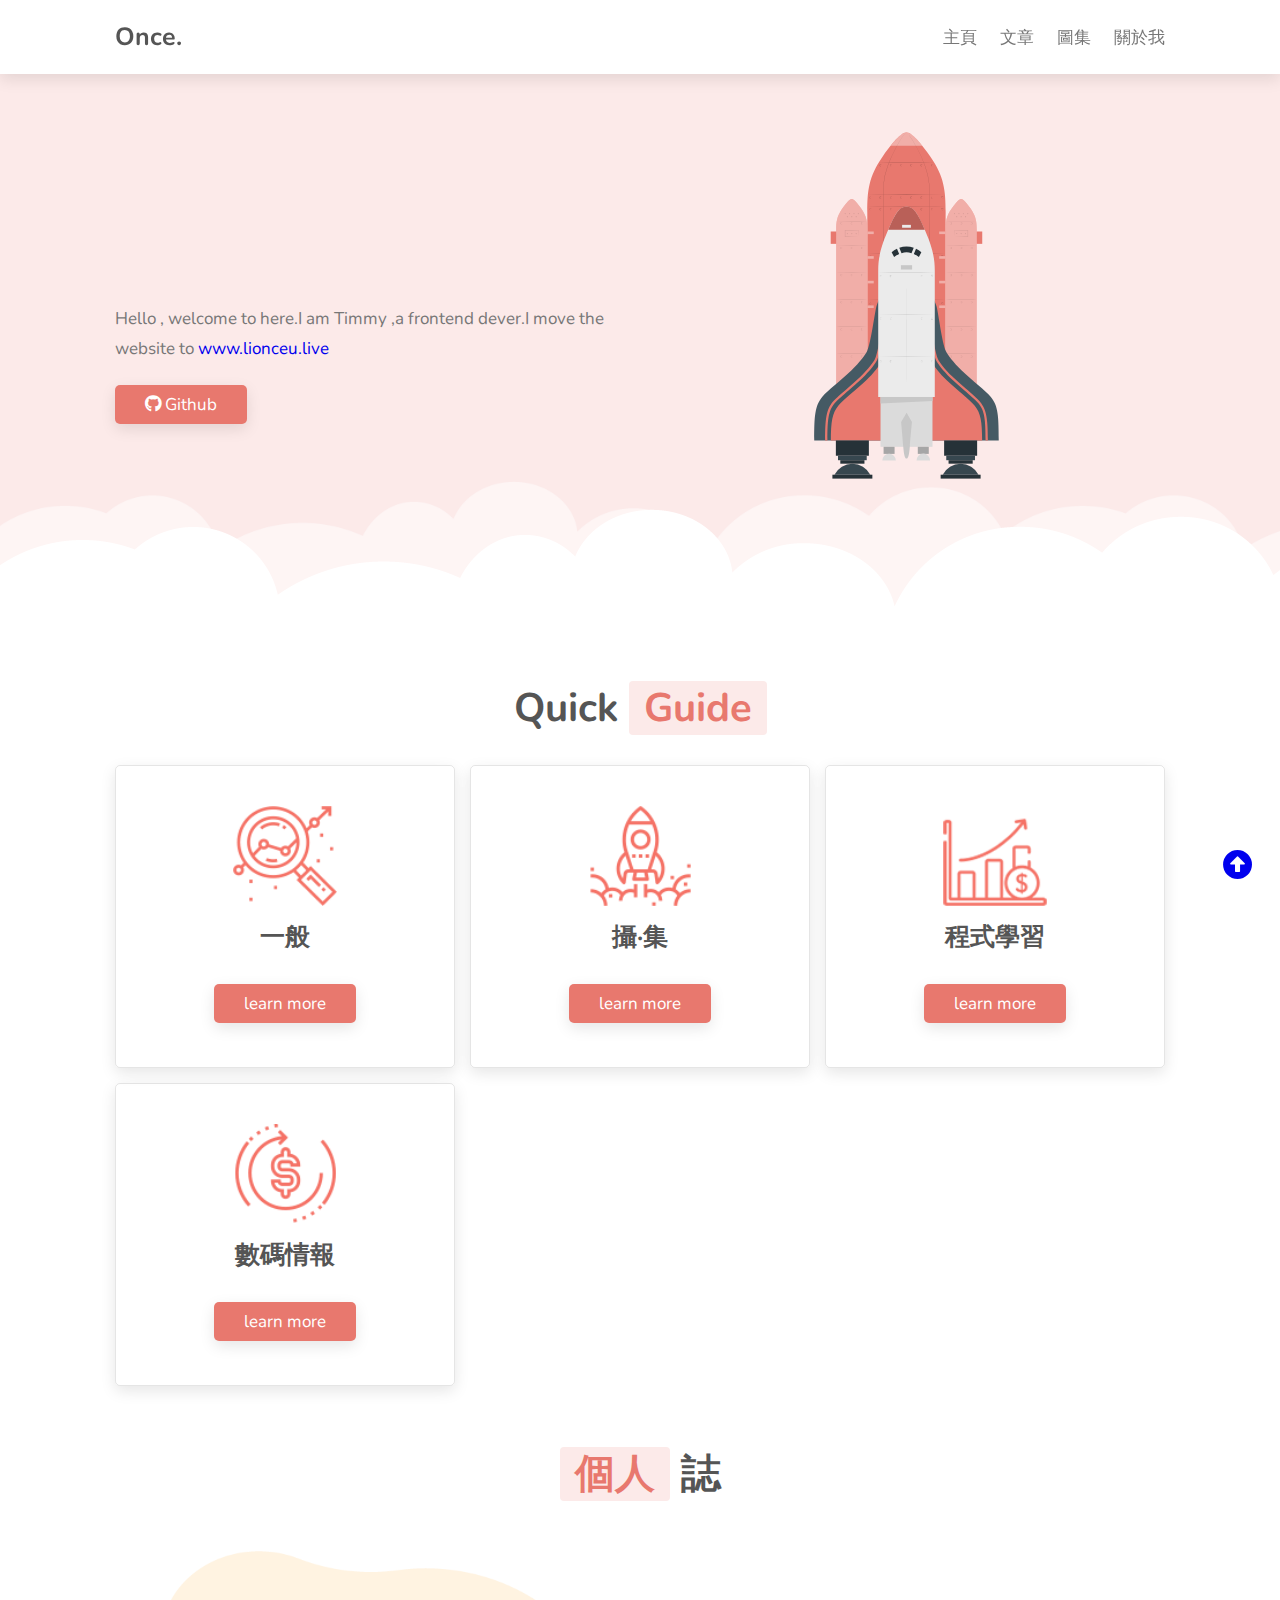
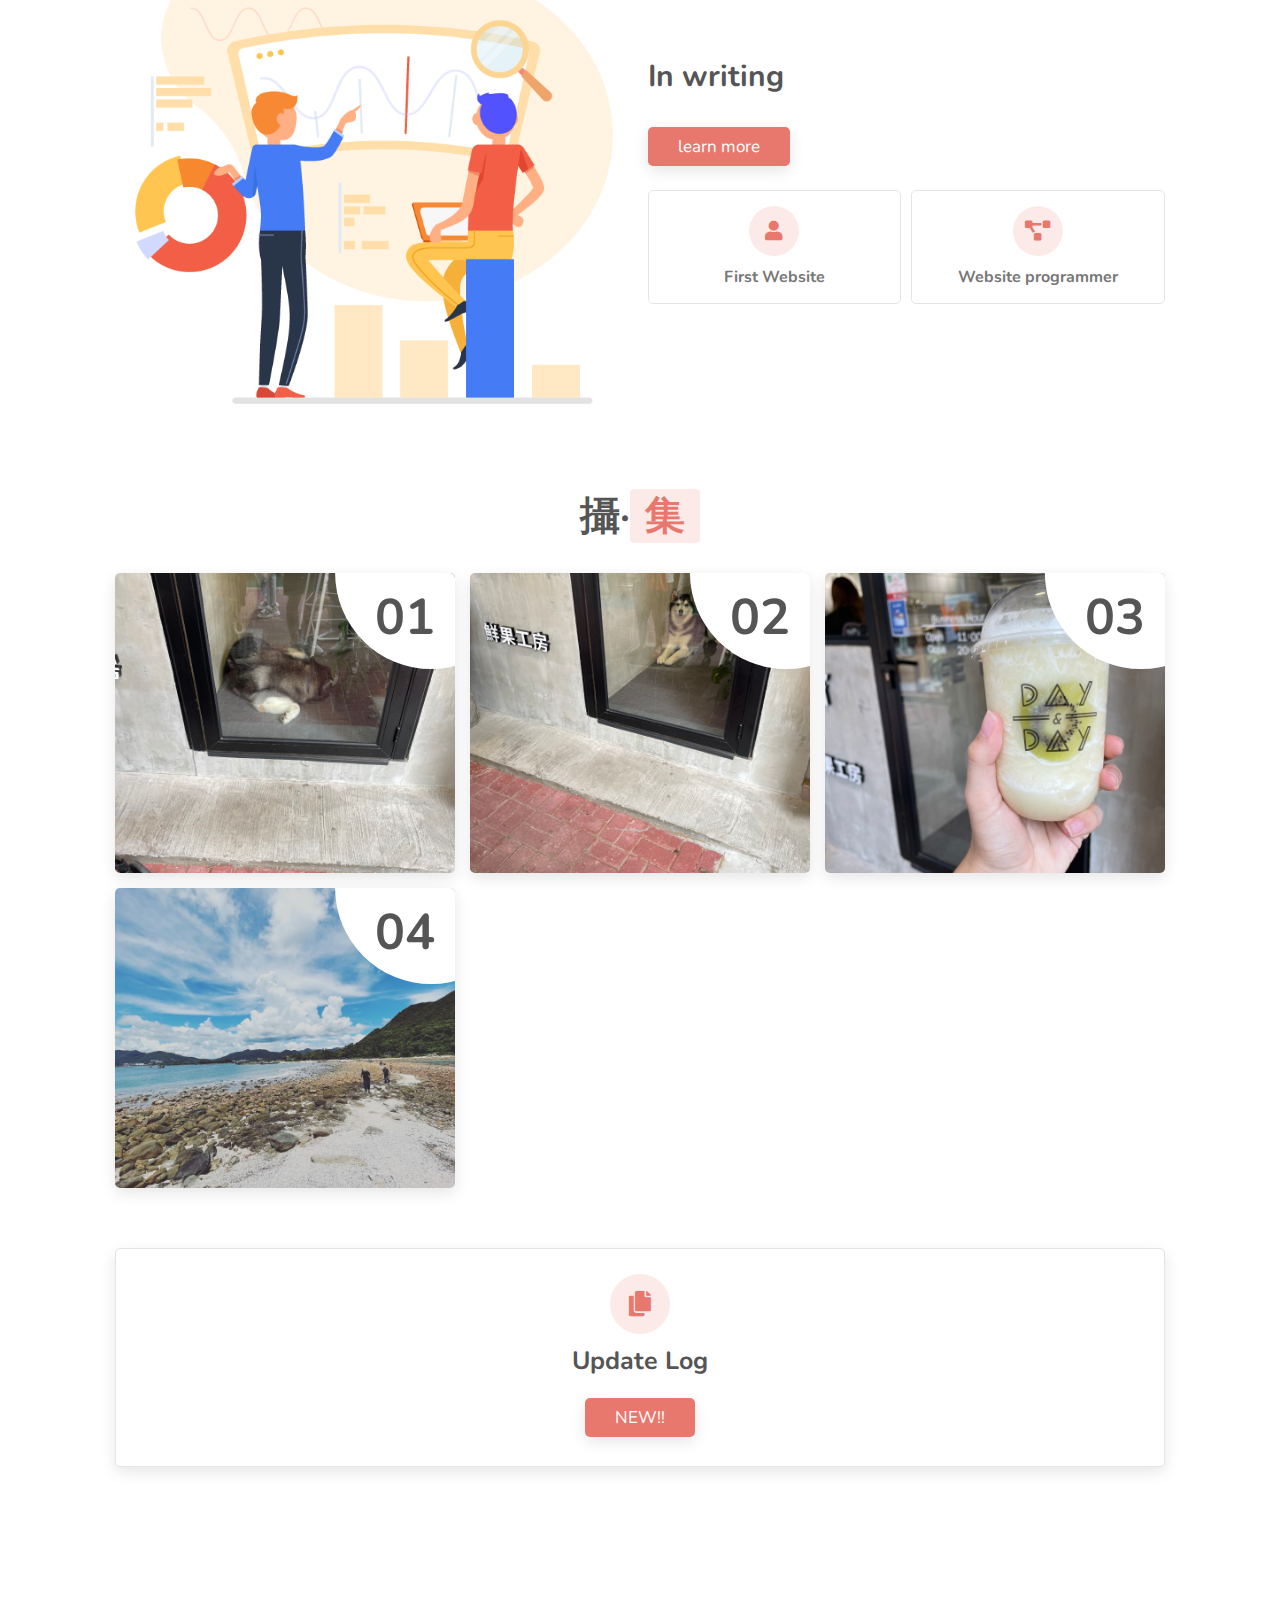
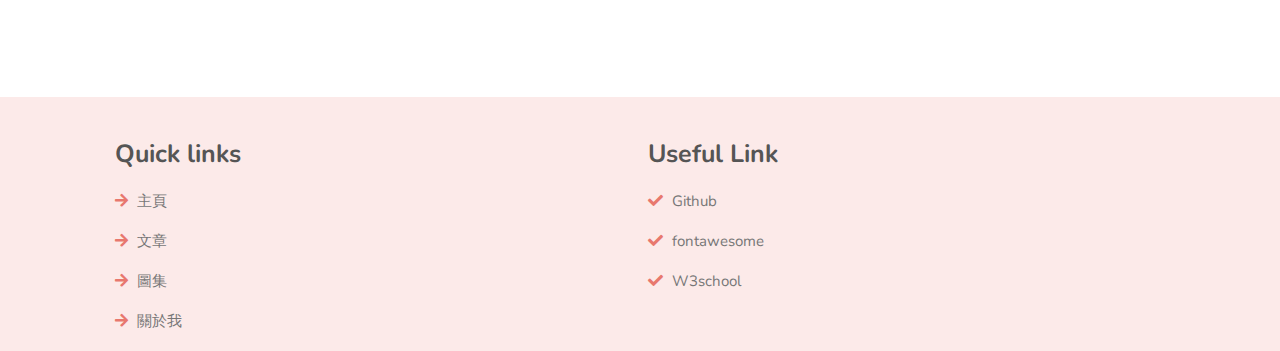
<file: index.html>
<!DOCTYPE html>
<html lang="zh-Hans-HK">

<head>
    <meta charset="UTF-8">
    <meta http-equiv="X-UA-Compatible" content="IE=edge">
    <meta name="viewport" content="width=device-width, initial-scale=1.0">
    <title>Once</title>
    <link rel="stylesheet" href="https://cdnjs.cloudflare.com/ajax/libs/font-awesome/5.15.4/css/all.min.css">
    <link rel="stylesheet" href="css/style.css">
    <link rel="icon" href="./images/icon.png">
</head>

<body>

    <header class="header">

        <a href="#" class="logo">Once.</a>

        <nav class="navbar">
            <a href="#home">主頁</a>
            <a href="/page/document.html">文章</a>
            <a href="/page/photo.html">圖集</a>
            <a href="#about">關於我</a>
        </nav>

        <div id="menu-btn" class="fas fa-bars"></div>
    </header>



    <section class="home" id="home">

        <div class="goTop" id="gotop">

            <a href="#" class="goTopBtn jq-goTop">
                <i class="fas fa-arrow-alt-circle-up fa-3x"></i>
            </a>
        </div>
        <div class="content">

            <div id="times" class="clock">

            </div>

            <p>Hello , welcome to here.I am Timmy ,a frontend dever.I move the website to
                <a href="https://www.lionceu.live/" class="link">www.lionceu.live</a>
            </p>
            <a href="https://github.com/TIMMLOPK" class="btn"><i class="fab fa-github"></i> Github</a>
        </div>

        <div class="image">
            <img src="images/rocket.svg" alt="">
        </div>

        <div class="cloud cloud-1"></div>
        <div class="cloud cloud-2"></div>


    </section>



    <section class="services" id="services">

        <h1 class="heading"> Quick <span>Guide</span> </h1>

        <div class="box-container">

            <div class="box">
                <img src="images/s-2.png" alt="">
                <h3>一般</h3>
                <p></p>
                <a href="#" class="btn">learn more</a>
            </div>

            <div class="box">
                <img src="images/s-3.png" alt="">
                <h3>攝·集</h3>
                <p></p>
                <a href="page/photo.html" class="btn">learn more</a>
            </div>

            <div class="box">
                <img src="images/s-4.png" alt="">
                <h3>程式學習</h3>
                <p></p>
                <a href="page/document.html" class="btn">learn more</a>
            </div>

            <div class="box">
                <img src="images/s-5.png" alt="">
                <h3>數碼情報</h3>
                <p></p>
                <a href="page/document.html" class="btn">learn more</a>
            </div>
        </div>

    </section>



    <section class="about" id="about">

        <h1 class="heading"> <span> 個人</span> 誌</h1>

        <div class="row">

            <div class="image">
                <img src="images/about-img.png" alt="">
            </div>

            <div class="content">
                <h3 class="title">In writing</h3>
                <p></p>
                <a href="#" class="btn">learn more</a>
                <div class="icons-container">

                    <div class="icons">
                        <i class="fas fa-user"></i>
                        <h3>First Website</h3>
                    </div>
                    <div class="icons">
                        <i class="fas fa-project-diagram"></i>
                        <h3>Website programmer</h3>
                    </div>
                </div>
            </div>

        </div>

    </section>



    <section class="portfolio" id="portfolio">

        <h1 class="heading">攝·<span>集</span> </h1>

        <div class="box-container">

            <div class="box">
                <span>01</span>
                <img src="images/ph-1.jpg" alt="">
                <div class="content">
                    <h3>西貢市</h3>
                    <p>Spring</p>
                </div>
            </div>

            <div class="box">
                <span>02</span>
                <img src="images/ph-2.jpg" alt="">
                <div class="content">
                    <h3>西貢市</h3>
                    <p>September</p>
                </div>
            </div>

            <div class="box">
                <span>03</span>
                <img src="images/ph-3.jpg" alt="">
                <div class="content">
                    <h3>西貢市</h3>
                    <p>September</p>
                </div>
            </div>

            <div class="box">
                <span>04</span>
                <img src="images/ph-4.JPG" alt="">
                <div class="content">
                    <h3>西貢市</h3>
                    <p>September</p>
                </div>
            </div>

        </div>
        </div>
    </section>



    <section class="contact" id="contact">
        <div class="icons-container">
            <div class="icons">
                <i class="fas fa-copy"></i>
                <h3>Update Log</h3>
                <a href="/page/log.html" class="btn">NEW!!</a>
            </div>
        </div>
    </section>

    <section class="footer">
        <div class="box-container">
            <div class="box">
                <h3>Quick links</h3>
                <a href="#home"> <i class="fas fa-arrow-right"></i> 主頁 </a>
                <a href="page/document.html"> <i class="fas fa-arrow-right"></i> 文章 </a>
                <a href="page/photo.html"> <i class="fas fa-arrow-right"></i> 圖集 </a>
                <a href="#"><i class="fas fa-arrow-right"></i> 關於我</a>
            </div>

            <div class="box">
                <h3>Useful Link</h3>
                <a href="https://github.com/"> <i class="fas fa-check"></i> Github </a>
                <a href="https://fontawesome.com/"> <i class="fas fa-check"></i> fontawesome </a>
                <a href="https://www.w3schools.com/"> <i class="fas fa-check"></i> W3school </a>
            </div>
        </div>


    </section>
    <!-- footer section ends -->

    <!-- custom js file link  -->
    <script src="js/script.js"></script>

</body>

</html>
</file>
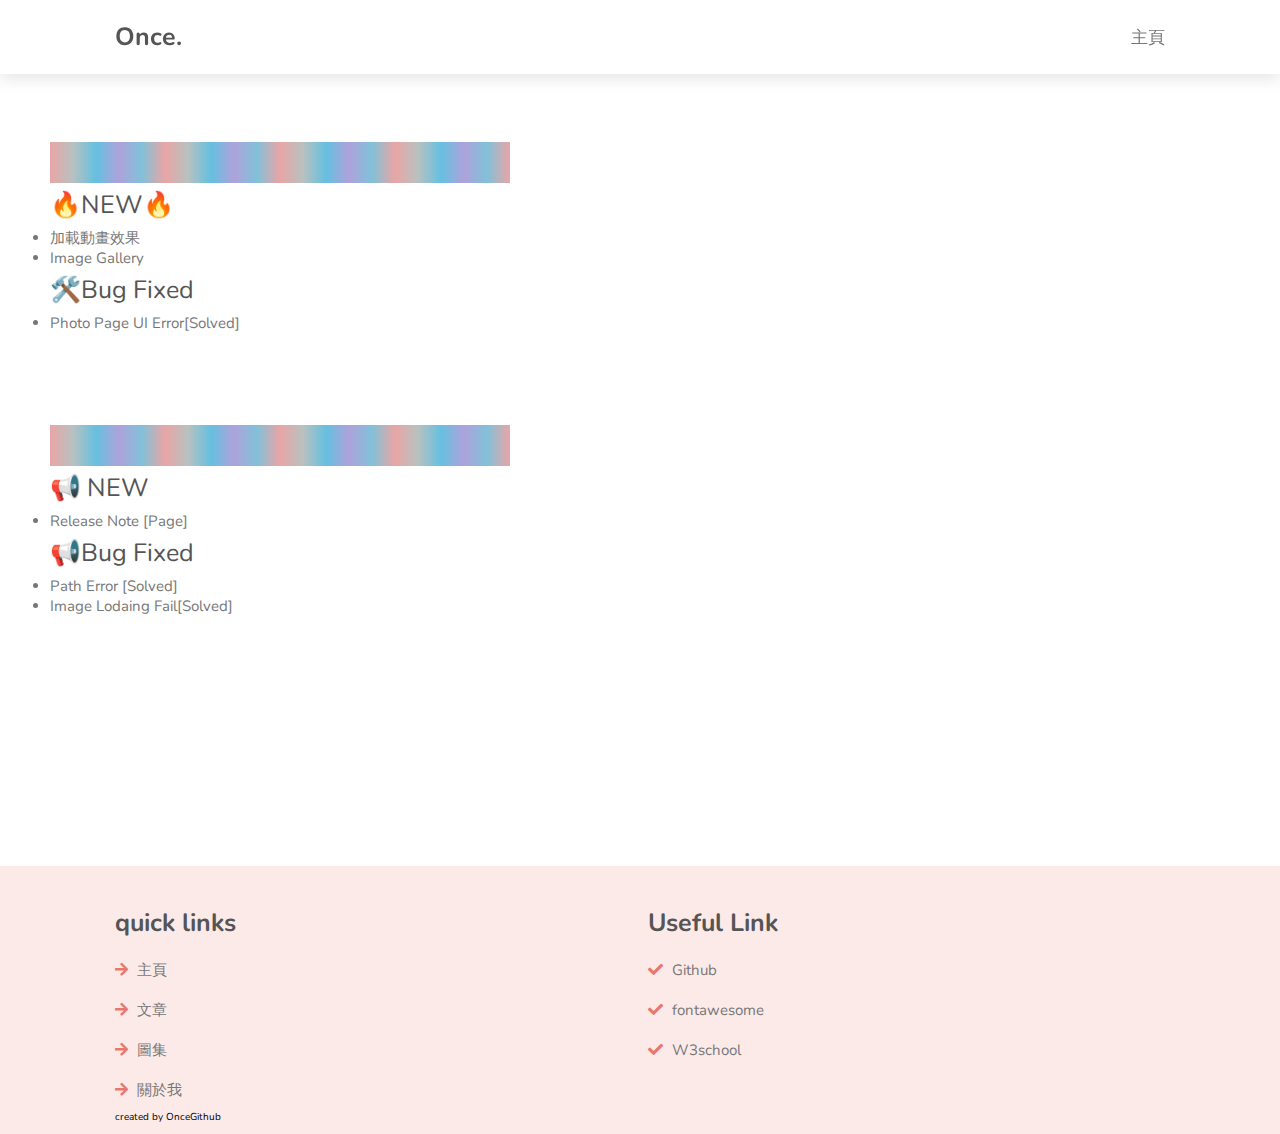
<file: page/log.html>
<!DOCTYPE html>
<html lang="en">

<head>
    <meta charset="UTF-8">
    <meta http-equiv="X-UA-Compatible" content="IE=edge">
    <meta name="viewport" content="width=device-width, initial-scale=1.0">

    <link rel="stylesheet" href="../css/style.css">

    <link rel=" stylesheet" href="https://cdnjs.cloudflare.com/ajax/libs/font-awesome/5.15.4/css/all.min.css">

    <title>Release Note</title>
</head>

<body>

    <header class="header">

        <a href="#" class="logo">Once.</a>

        <nav class="navbar">
            <a href="../index.html">主頁</a>
        </nav>

    </header>

    <section class="Releasemain">
        <div class="Release">
            <div class='h4'>
                <h4>Release Note 2021-10-15 V2.0.3</h4>
            </div>
            <p>🔥NEW🔥</p>
            <li>加載動畫效果</li>
            <li>Image Gallery </li>
            <p>🛠️Bug Fixed</p>
            <li>Photo Page UI Error[Solved]</li>

            <h4>Release Note 2021-10-9 V2.0.1</h4>
            <p>📢 NEW</p>
            <li>Release Note [Page]</li>
            <p>📢Bug Fixed</p>
            <li>Path Error [Solved]</li>
            <li>Image Lodaing Fail[Solved]</li>
        </div>
    </section>

    <section class="footer">

        <div class="box-container">
            <div class="box">
                <h3>quick links</h3>
                <a href="#home"> <i class="fas fa-arrow-right"></i> 主頁 </a>
                <a href="#"> <i class="fas fa-arrow-right"></i> 文章 </a>
                <a href="#"> <i class="fas fa-arrow-right"></i> 圖集 </a>
                <a href="#"> <i class="fas fa-arrow-right"></i> 關於我</a>
            </div>
            <div class="box">
                <h3>Useful Link</h3>
                <a href="https://github.com/"> <i class="fas fa-check"></i> Github </a>
                <a href="https://fontawesome.com/"> <i class="fas fa-check"></i> fontawesome </a>
                <a href="https://www.w3schools.com/"> <i class="fas fa-check"></i> W3school </a>
            </div>
        </div>

        <div class="credit">created by <span>Once</span>Github</div>



    </section>

</body>

</html>
</file>
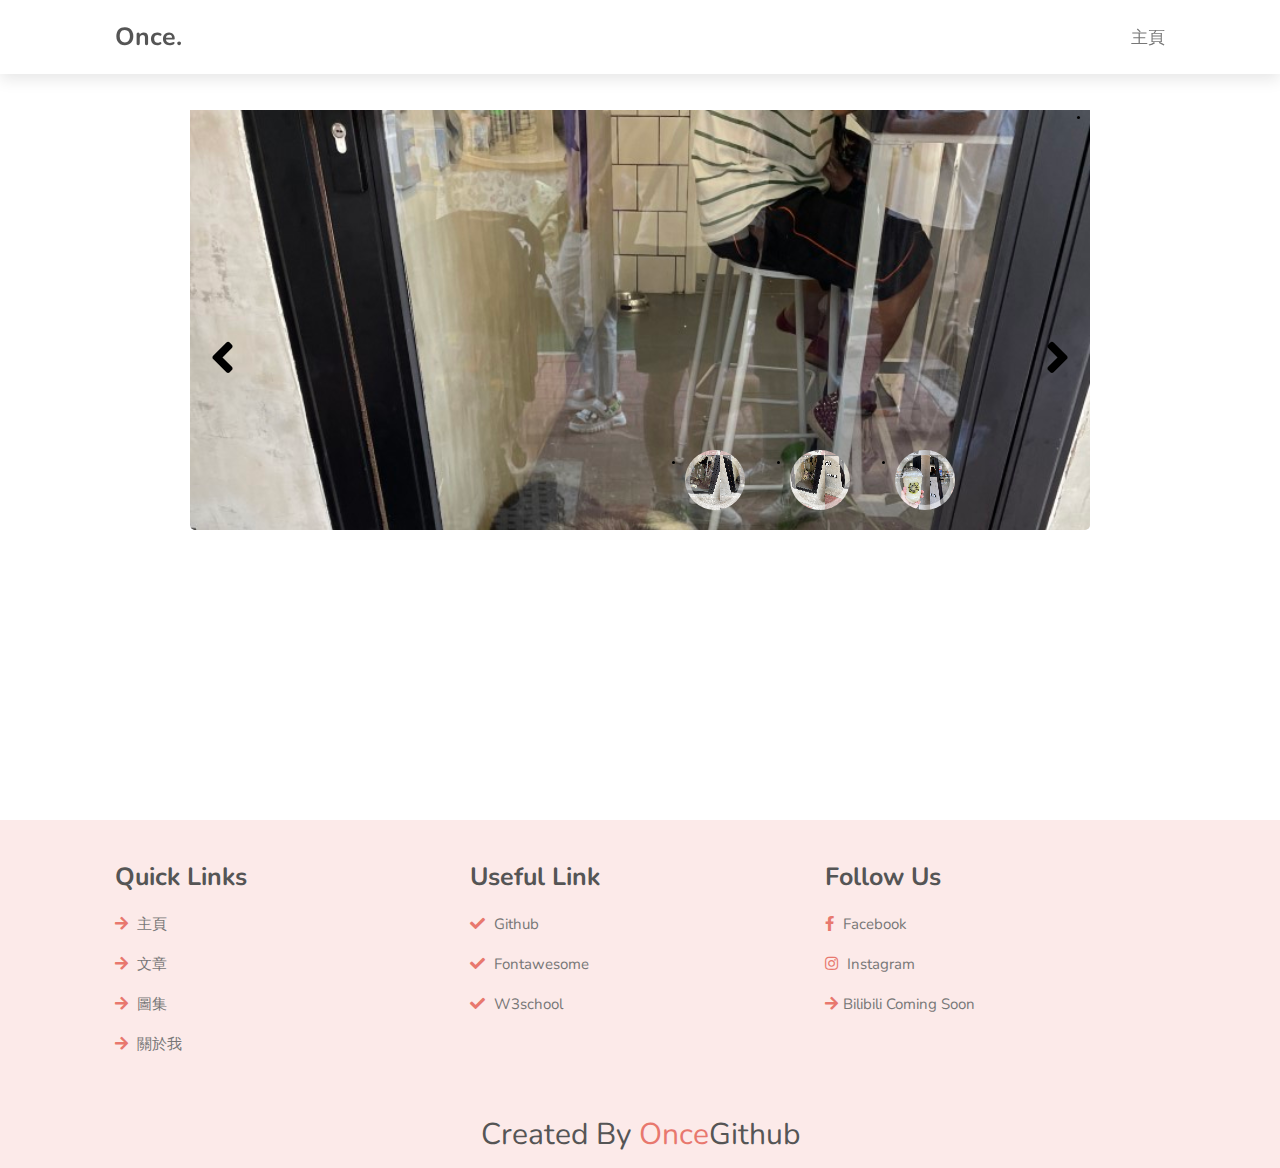
<file: page/photo.html>
<!DOCTYPE html>
<html lang="en">

<head>
    <meta charset="UTF-8">
    <meta http-equiv="X-UA-Compatible" content="IE=edge">
    <meta name="viewport" content="width=device-width, initial-scale=1.0">
    <link rel="stylesheet" href="../css/ph-p.css">
    <link rel="stylesheet" href="/css/style.css">
    <link rel="stylesheet" href="https://cdnjs.cloudflare.com/ajax/libs/font-awesome/5.15.4/css/all.min.css">

    <title>Photo</title>
</head>

<body>

    <header class="header">

        <a href="#" class="logo">Once.</a>

        <nav class="navbar">
            <a href="/">主頁</a>
        </nav>

        <div id="menu-btn" class="fas fa-bars"></div>
    </header>

    <section>
        <div class="shell">
            <ui class="images">
                <li class="img"></li>
                <li class="img"></li>
                <li class="img"></li>
            </ui>
            <ui class="min-images">
                <li class="min"></li>
                <li class="min"></li>
                <li class="min"></li>
            </ui>
            <div class="button">
                <div class="button-left"><i class="fas fa-angle-left"></i></div>
                <div class="button-right"><i class="fas fa-angle-right"></i></div>
            </div>
        </div>

        <script>

            let left = document.querySelector(".button-left")
            let right = document.querySelector(".button-right")
            let min = document.querySelectorAll(".min")
            let images = document.querySelector(".images")
            // 我们先设置一个index用来计算和控制图片的位置，再设置一个time作为定时器
            let index = 0
            let time
            // 在这里我们先创建一个position为复用函数，作用就是结合index来定义当前图片的位置的
            function position() {
                images.style.left = (index * -100) + "%"
            }

            function add() {
                if (index >= min.length - 1) {
                    index = 0
                } else {
                    index++
                }
            }

            function desc() {
                if (index < 1) {
                    index = min.length - 1
                } else {
                    index--
                }
            }

            function timer() {
                time = setInterval(() => {
                    index++
                    desc()
                    add()
                    position()
                }, 3000)
            }

            left.addEventListener("click", () => {
                desc()
                position()
                clearInterval(time)
                timer()
            })

            right.addEventListener("click", () => {
                add()
                position()
                clearInterval(time)
                timer()
            })
            for (let i = 0; i < min.length; i++) {
                min[i].addEventListener("click", () => {
                    index = i
                    position()
                    clearInterval(time)
                    timer()
                })
            }

            timer()
        </script>

    </section>

    <section>

        <div ID="ngy2p" data-nanogallery2='{
        "thumbnailWidth": "200",
        "colorScheme": {
          "thumbnail": {
            "background": "rgba(246,246,246,1)"
          }
        },
        "thumbnailDisplayTransition": "scaleUp",
        "thumbnailLabel": {
          "position": "overImageOnBottom",
          "display": false
        },
        "thumbnailHoverEffect2": "imageBlurOn|labelSlideUp|imageScale150",
        "galleryDisplayMode": "moreButton",
        "galleryDisplayMoreStep": 5,
        "galleryLastRowFull": true,
        "thumbnailAlignment": "center",
        "thumbnailOpenImage": true
      }'>

            <a href="../images/ph-1.jpg" data-ngthumb="../images/ph-1.jpg" data-ngdesc=""></a>
            <a href="../images/ph-2.jpg" data-ngthumb=../images/ph-2.jpg" data-ngdesc=""></a>
            <a href="../images/ph-3.jpg" data-ngthumb="../images/ph-3.jpg" data-ngdesc=""></a>

        </div>

    </section>
    <section class="footer">

        <div class="box-container">
            <div class="box">
                <h3>Quick links</h3>
                <a href="#home"> <i class="fas fa-arrow-right"></i> 主頁 </a>
                <a href="page/document.html"> <i class="fas fa-arrow-right"></i> 文章 </a>
                <a href="page/photo.html"> <i class="fas fa-arrow-right"></i> 圖集 </a>
                <a href="#"><i class="fas fa-arrow-right"></i> 關於我</a>
            </div>

            <div class="box">
                <h3>Useful Link</h3>
                <a href="https://github.com/"> <i class="fas fa-check"></i> Github </a>
                <a href="https://fontawesome.com/"> <i class="fas fa-check"></i> fontawesome </a>
                <a href="https://www.w3schools.com/"> <i class="fas fa-check"></i> W3school </a>
            </div>

            <div class="box">
                <h3>Follow us</h3>
                <a href="#"> <i class="fab fa-facebook-f"></i> facebook </a>
                <a href="#"> <i class="fab fa-instagram"></i> instagram </a>
                <a href="#"> <i class="fas fa-arrow-right"></i>bilibili coming soon </a>
            </div>

        </div>

        <div class="credit">Created by <span>Once</span>Github</div>



    </section>
    <script src="../js/script.js"></script>
</body>

</html>
</file>
<file: css/style.css>
@import url('https://fonts.googleapis.com/css2?family=Nunito:ital,wght@0,200;0,300;0,400;0,600;0,700;1,200;1,300&display=swap');

.Releasemain {
    display: flex;
    align-items: center;
    flex-wrap: wrap;
    gap: 1.5rem;
    padding-top: 10rem;
    background: none;
    position: relative;
    padding: 5rem;
}

.Releasemain .Release h1 {
    font-size: 3.5rem;
    color: var(--black);
    line-height: 1.8;
}

.Releasemain .Release p {
    font-size: 2.5rem;
    color: var(--black);
    line-height: 1.8;
}

.Releasemain .Release li {
    font-size: 1.5rem;
    color: #777;

}

.goTop {
    position: fixed;
    right: 27px;
    bottom: 20px;
}

.goTopBtn {
    background-color: transparent;
    border: none;
    outline: none;
    cursor: pointer;
}

:root {
    --main-color: #e8786e;
    --black: #555;
    --light-color: #777;
    --bg: #fceae9;
    --border: .1rem solid rgba(0, 0, 0, .1);
    --box-shadow: 0 .5rem 1.5rem rgba(0, 0, 0, .1);
}

* {
    font-family: 'Nunito', sans-serif;
    margin: 0;
    padding: 0;
    box-sizing: border-box;
    outline: none;
    border: none;
    text-decoration: none;
    transition: all .3s ease-out;
}

html {
    font-size: 62.5%;
    scroll-behavior: smooth;
    scroll-padding-top: 9rem;
    overflow-x: hidden;
}

section {
    padding: 3rem 9%;
}

.heading {
    text-align: center;
    padding-bottom: 3rem;
    font-size: 4rem;
    color: var(--black);
}

.heading span {
    color: var(--main-color);
    border-radius: .4rem;
    text-align: center;
    background: var(--bg);
    padding: 0 1.5rem;
}

.clock {
    font-size: 1.5rem;
}

.btn {
    margin-top: 1rem;
    display: inline-block;
    padding: .8rem 3rem;
    font-size: 1.7rem;
    cursor: pointer;
    color: #fff;
    background: var(--main-color);
    border-radius: .5rem;
    box-shadow: var(--box-shadow);
    position: relative;
    z-index: 0;
    overflow: hidden;
}

.btn::before {
    content: '';
    position: absolute;
    top: 0;
    right: 0;
    height: 100%;
    width: 0%;
    background: var(--black);
    z-index: -1;
    transition: .2s ease-out;
}

.btn:hover::before {
    left: 0;
    width: 100%;
}

.header {
    position: fixed;
    top: 0;
    left: 0;
    right: 0;
    z-index: 1000;
    background: #fff;
    box-shadow: var(--box-shadow);
    display: flex;
    align-items: center;
    justify-content: space-between;
    padding: 2rem 9%;
}

.header .logo {
    font-size: 2.5rem;
    color: var(--black);
    font-weight: bolder;
}

.header .navbar a {
    font-size: 1.7rem;
    color: var(--light-color);
    margin-left: 2rem;
}

.header .navbar a:hover {
    color: var(--main-color);
}

#menu-btn {
    cursor: pointer;
    font-size: 2.5rem;
    padding: 1rem 1.3rem;
    border-radius: .5rem;
    color: var(--main-color);
    background: var(--bg);
    display: none;
}

#menu-btn:hover {
    color: #fff;
    background: var(--main-color);
}

.home {
    display: flex;
    align-items: center;
    flex-wrap: wrap;
    gap: 1.5rem;
    padding-top: 10rem;
    background: var(--bg);
    position: relative;
}

.home .content {
    flex: 1 1 45rem;
}

.home .image {
    flex: 1 1 45rem;
}

.home .image img {
    width: 100%;
}

.home .content h3 {
    font-size: 3.5rem;
    color: var(--black);
    line-height: 1.8;
}

.home .content p {
    font-size: 1.7rem;
    color: var(--light-color);
    line-height: 1.8;
    padding: 1rem 0;
}

.home .cloud {
    position: absolute;
    bottom: 0;
    right: 0;
    left: 0;
    height: 18rem;
    background-size: 250rem 18rem;
    background: url(../images/cloud.png) repeat-x;
    animation: cloud 10s linear infinite;
}

@keyframes cloud {
    0% {
        background-position-x: 0rem;
    }

    100% {
        background-position-x: -250rem;
    }
}

.home .cloud-1 {
    opacity: .5;
    height: 20rem;
    background-size: 250rem 20rem;
    animation-direction: reverse;
    animation-duration: 15s;
}

.services .box-container {
    display: grid;
    grid-template-columns: repeat(auto-fit, minmax(27rem, 1fr));
    gap: 1.5rem;
}

.services .box-container .box {
    text-align: center;
    border: var(--border);
    box-shadow: var(--box-shadow);
    border-radius: .5rem;
    padding: 4rem 2rem;
}

.services .box-container .box img {
    height: 10rem;
}

.services .box-container .box h3 {
    color: var(--black);
    font-size: 2.5rem;
    padding-top: 1rem;
}

.services .box-container .box p {
    color: var(--light-color);
    font-size: 1.5rem;
    padding: 1rem 0;
    line-height: 1.8;
}

.about .row {
    display: flex;
    align-items: center;
    flex-wrap: wrap;
    gap: 1.5rem;
}

.about .row .image {
    flex: 1 1 45rem;
    padding: 2rem;
}

.about .row .image img {
    width: 100%;
}

.about .row .content {
    flex: 1 1 45rem;
}

.about .row .content .title {
    font-size: 3rem;
    color: var(--black);
}

.about .row .content p {
    font-size: 1.5rem;
    color: var(--light-color);
    line-height: 1.8;
    padding: 1rem 0;
}

.about .row .content .icons-container {
    display: flex;
    flex-wrap: wrap;
    gap: 1rem;
    padding-top: 2rem;
}

.about .row .content .icons-container .icons {
    flex: 1 1 15rem;
    border-radius: .5rem;
    border: var(--border);
    padding: 1.5rem;
    text-align: center;
}

.about .row .content .icons-container .icons i {
    border-radius: 50%;
    background: var(--bg);
    color: var(--main-color);
    height: 5rem;
    width: 5rem;
    line-height: 5rem;
    font-size: 2rem;
}

.about .row .content .icons-container .icons h3 {
    color: var(--light-color);
    font-size: 1.6rem;
    padding-top: 1rem;
}

.portfolio .box-container {
    display: grid;
    grid-template-columns: repeat(auto-fit, minmax(27rem, 1fr));
    gap: 1.5rem;
}

.portfolio .box-container .box {
    height: 30rem;
    border-radius: .5rem;
    overflow: hidden;
    position: relative;
    box-shadow: var(--box-shadow);
}

.portfolio .box-container .box img {
    height: 100%;
    width: 100%;
    object-fit: cover;
}

.portfolio .box-container .box span {
    position: absolute;
    top: 1rem;
    right: 2rem;
    font-weight: bolder;
    font-size: 5rem;
    color: var(--black);
}

.portfolio .box-container .box .content {
    height: 100%;
    width: 100%;
    position: absolute;
    top: 6rem;
    left: 0;
    transition-delay: .3s;
    display: flex;
    flex-flow: column;
    align-items: center;
    justify-content: center;
    opacity: 0;
}

.portfolio .box-container .box:hover .content {
    top: 0;
    opacity: 1;
}

.portfolio .box-container .box .content h3 {
    font-size: 2.5rem;
    padding-bottom: .5rem;
    color: var(--black);
}

.portfolio .box-container .box .content p {
    font-size: 1.5rem;
    color: var(--light-color);
}

.portfolio .box-container .box::before {
    height: 100%;
    width: 100%;
    content: '';
    position: absolute;
    top: 0;
    left: 0;
    background: #fff;
    clip-path: circle(30% at 93% 0);
    transition: .3s linear;
}

.portfolio .box-container .box:hover::before {
    clip-path: circle(100%);
}


.contact .icons-container {
    display: grid;
    grid-template-columns: repeat(auto-fit, minmax(30rem, 1fr));
    gap: 1.5rem;
}

.contact .icons-container .icons {
    padding: 2.5rem;
    text-align: center;
    border: var(--border);
    border-radius: .5rem;
    box-shadow: var(--box-shadow);
}

.contact .icons-container .icons i {
    height: 6rem;
    width: 6rem;
    line-height: 6rem;
    font-size: 2.5rem;
    color: var(--main-color);
    background: var(--bg);
    border-radius: 50%;
}

.contact .icons-container .icons h3 {
    color: var(--black);
    padding: 1rem 0;
    font-size: 2.5rem;
}

.footer {
    margin-top: 20rem;
    background: var(--bg);
    padding-bottom: 1rem;
}

.footer .box-container {
    display: grid;
    grid-template-columns: repeat(auto-fit, minmax(22rem, 1fr));
    gap: 1.5rem;
}

.footer .box-container .box h3 {
    font-size: 2.5rem;
    padding: 1rem 0;
    color: var(--black);
}

.footer .box-container .box a {
    display: block;
    font-size: 1.5rem;
    padding: 1rem 0;
    color: var(--light-color);
}

.footer .box-container .box a i {
    padding-right: .5rem;
    color: var(--main-color);
}

.footer .box-container .box a:hover i {
    padding-right: 2rem;
}
h4 {
    font-size: 30px;
    text-align: center;
    margin-top: 20%;
    background-image: -webkit-linear-gradient(left, #e9a5a5, #b8c1c0 10%, #65c0e0 20%, #aea2db 30%, #81c1d9 40%, #e9a5a5 50%, #b8c1c0 60%, #65c0e0 70%, #aea2db 80%, #81c1d9 90%, #e9a5a5);
    color: transparent;
    background-size: 50% 100%;
    animation: a 5s infinite linear;
}

@keyframes a {
    0% {
        background-position: 0 0;
    }

    100% {
        background-position: -100% 0;
    }
}


/* media queries  */
@media (max-width:991px) {

    html {
        font-size: 55%;
    }

    .header {
        padding: 2rem;
    }

    section {
        padding: 2rem;
    }

}

@media (max-width:768px) {

    #menu-btn {
        display: initial;
    }

    .header .navbar {
        position: absolute;
        top: 115%;
        right: 2rem;
        background: #fff;
        box-shadow: var(--box-shadow);
        border: var(--border);
        border-radius: .5rem;
        width: 30rem;
        transform: scale(0);
        transform-origin: top right;
        opacity: 0;
    }

    .header .navbar.active {
        transform: scale(1);
        opacity: 1;
    }

    .header .navbar a {
        font-size: 2rem;
        display: block;
        padding: 1rem;
        margin: 1rem;
        border-radius: .5rem;
    }

    .header .navbar a:hover {
        background: var(--bg);
    }

    .home .content {
        text-align: center;
    }

}

@media (max-width:450px) {

    html {
        font-size: 50%;
    }

}

@keyframes loader {
    0% {
        transform: rotate(0deg);
    }

    25% {
        transform: rotate(180deg);
    }

    50% {
        transform: rotate(180deg);
    }

    75% {
        transform: rotate(360deg);
    }

    100% {
        transform: rotate(360deg);
    }
}

@keyframes loader-inner {
    0% {
        height: 0%;
    }

    25% {
        height: 0%;
    }

    50% {
        height: 100%;
    }

    75% {
        height: 100%;
    }

    100% {
        height: 0%;
    }
}
</file>
<file: css/ph-p.css>
:root {
    --main-color: #e8786e;
    --black: #555;
    --light-color: #777;
    --bg: #fceae9;
    --border: .1rem solid rgba(0, 0, 0, .1);
    --box-shadow: 0 .5rem 1.5rem rgba(0, 0, 0, .1);
}


* {
    font-family: 'Nunito', sans-serif;
    margin: 0;
    padding: 0;
    box-sizing: border-box;
    outline: none;
    border: none;
    text-decoration: none;
    text-transform: capitalize;
    transition: all .3s ease-out;
}

html {
    font-size: 62.5%;
    scroll-behavior: smooth;
    scroll-padding-top: 9rem;
    overflow-x: hidden;
}

section {
    padding: 3rem 9%;
}

.heading {
    text-align: center;
    padding-bottom: 3rem;
    font-size: 4rem;
    color: var(--black);
}

.heading span {
    color: var(--main-color);
    border-radius: .4rem;
    text-align: center;
    background: var(--bg);
    padding: 0 1.5rem;
}

.header {
    position: fixed;
    top: 0;
    left: 0;
    right: 0;
    z-index: 1000;
    background: #fff;
    box-shadow: var(--box-shadow);
    display: flex;
    align-items: center;
    justify-content: space-between;
    padding: 2rem 9%;
}

.header .logo {
    font-size: 2.5rem;
    color: var(--black);
    font-weight: bolder;
}

.header .navbar a {
    font-size: 1.7rem;
    color: var(--light-color);
    margin-left: 2rem;
}

.header .navbar a:hover {
    color: var(--main-color);
}


.shell {
    width: 900px;
    height: 500px;
    position: relative;
    overflow: hidden;
    border-radius: 5px;
    margin: auto;
    padding: 80px 0;
}

.images {
    width: 300%;
    height: 100%;
    display: flex;
    position: absolute;
    left: 0;
    transition: .2s;
}

.img {
    width: 100%;
    background-size: cover;
}

.img:nth-child(1) {
    background-image: url("../images/ph-1.jpg");
}

.img:nth-child(2) {
    background-image: url("../images/ph-2.jpg");
}

.img:nth-child(3) {
    background-image: url("../images/ph-3.jpg");
}

.min-images {
    display: flex;
    justify-content: space-evenly;
    position: absolute;
    bottom: 20px;
    width: 40%;
    z-index: 999;
    right: 10%;
}

.min {
    width: 60px;
    height: 60px;
    cursor: pointer;
    border-radius: 50%;
    background-size: cover;
    border: solid rgba(255, 255, 255, 0.5) 5px;
    background-position: -20px 0;
}

.min:nth-child(1) {
    background-image: url("../images/ph-1.jpg");
}

.min:nth-child(2) {
    background-image: url("../images/ph-2.jpg");
}

.min:nth-child(3) {
    background-image: url("../images/ph-3.jpg");
}

.button {
    width: 100%;
    height: 100%;
    position: absolute;
    display: flex;
    justify-content: space-between;
    user-select: none;
}

.button-left,
.button-right {
    font-size: 50px;
    background-color: none;
    backdrop-filter: blur(20);
    padding: 0 20px;
    cursor: pointer;
    line-height: 500px;
}

.footer {
    margin-top: 20rem;
    background: var(--bg);
    padding-bottom: 1rem;
}

.footer .box-container {
    display: grid;
    grid-template-columns: repeat(auto-fit, minmax(22rem, 1fr));
    gap: 1.5rem;
}

.footer .box-container .box h3 {
    font-size: 2.5rem;
    padding: 1rem 0;
    color: var(--black);
}

.footer .box-container .box a {
    display: block;
    font-size: 1.5rem;
    padding: 1rem 0;
    color: var(--light-color);
}

.footer .box-container .box a i {
    padding-right: .5rem;
    color: var(--main-color);
}

.footer .box-container .box a:hover i {
    padding-right: 2rem;
}

.footer .credit {
    color: var(--black);
    text-align: center;
    padding: 3px;
    margin-top: 2rem;
    padding-top: 3rem;
    font-size: 3rem;
}

.footer .credit span {
    color: var(--main-color);
}
</file>
